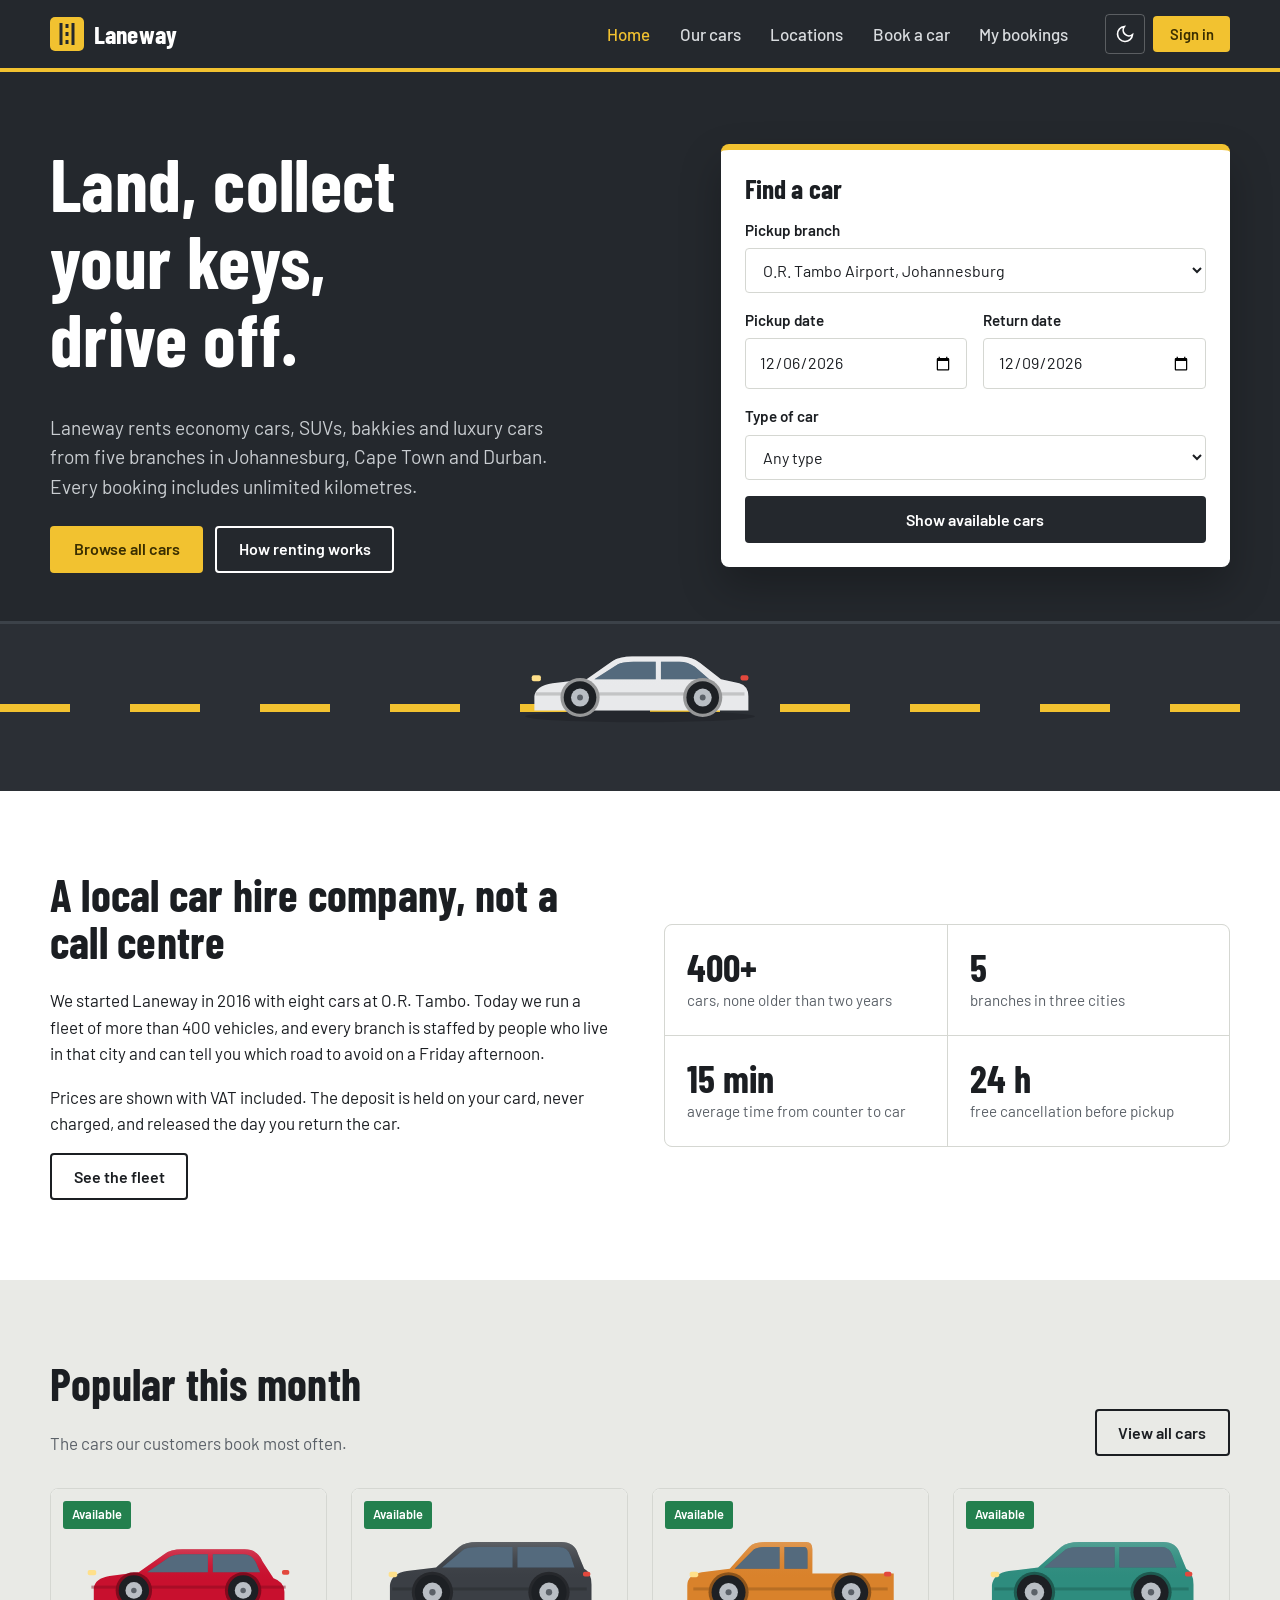
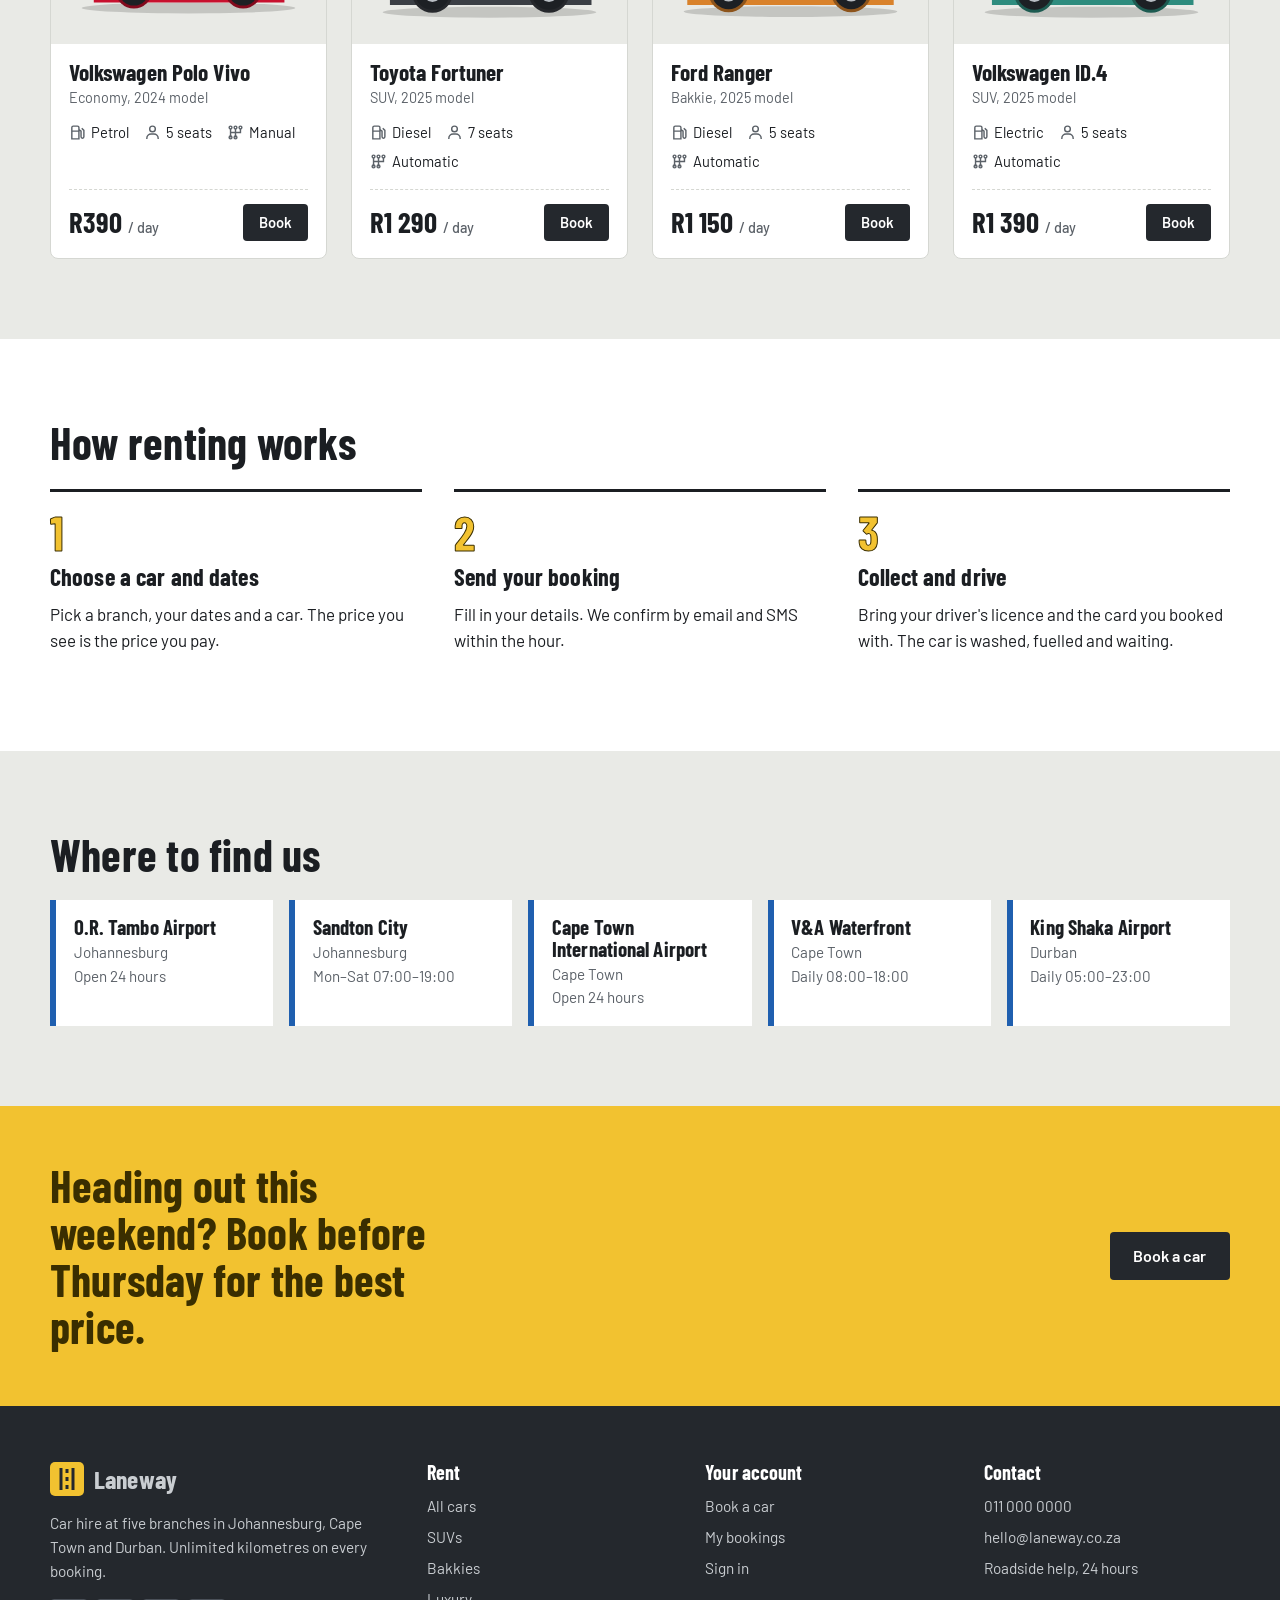
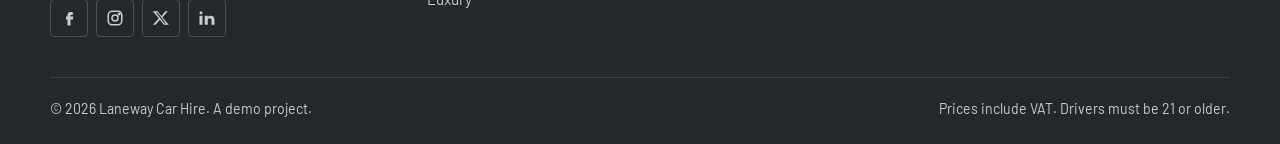
<file: index.html>
<!DOCTYPE html>
<html lang="en-ZA">
<head>
  <meta charset="utf-8">
  <meta name="viewport" content="width=device-width, initial-scale=1">
  <title>Laneway Car Hire | Rent a car in Johannesburg, Cape Town and Durban</title>
  <meta name="description" content="Rent economy cars, SUVs, bakkies and luxury cars from five Laneway branches. Unlimited kilometres, free cancellation up to 24 hours before pickup.">
  <link rel="icon" href="assets/favicon.svg" type="image/svg+xml">
  <link rel="preconnect" href="https://fonts.googleapis.com">
  <link rel="preconnect" href="https://fonts.gstatic.com" crossorigin>
  <link href="https://fonts.googleapis.com/css2?family=Barlow+Condensed:wght@600;700&family=Barlow:wght@400;500;600&display=swap" rel="stylesheet">
  <link rel="stylesheet" href="css/styles.css">
  <script src="js/data.js" defer></script>
  <script src="js/common.js" defer></script>
  <script src="js/home.js" defer></script>
</head>
<body data-page="home">
  <div id="site-header"></div>

  <main id="main">
    <section class="hero" aria-labelledby="hero-title">
      <div class="wrap hero-grid">
        <div>
          <h1 id="hero-title">Land, collect your keys, drive off.</h1>
          <p class="lead">Laneway rents economy cars, SUVs, bakkies and luxury cars from five branches in Johannesburg, Cape Town and Durban. Every booking includes unlimited kilometres.</p>
          <div class="hero-ctas">
            <a class="btn btn-primary" href="cars.html">Browse all cars</a>
            <a class="btn btn-ghost" href="#how">How renting works</a>
          </div>
        </div>
        <form class="quick-search" id="quick-search" novalidate>
          <h2>Find a car</h2>
          <div class="field">
            <label for="qs-location">Pickup branch</label>
            <select id="qs-location" name="location"></select>
          </div>
          <div class="row-2">
            <div class="field"><label for="qs-from">Pickup date</label><input type="date" id="qs-from" name="from" required></div>
            <div class="field"><label for="qs-to">Return date</label><input type="date" id="qs-to" name="to" required></div>
          </div>
          <div class="field">
            <label for="qs-cat">Type of car</label>
            <select id="qs-cat" name="category"><option value="">Any type</option></select>
          </div>
          <p class="error" id="qs-error" role="alert"></p>
          <button class="btn btn-dark btn-block" type="submit">Show available cars</button>
        </form>
      </div>
      <div class="road" aria-hidden="true"><img src="assets/cars/toyota-corolla.svg" alt=""></div>
    </section>

    <section aria-labelledby="about-title">
      <div class="wrap intro">
        <div>
          <h2 id="about-title">A local car hire company, not a call centre</h2>
          <p>We started Laneway in 2016 with eight cars at O.R. Tambo. Today we run a fleet of more than 400 vehicles, and every branch is staffed by people who live in that city and can tell you which road to avoid on a Friday afternoon.</p>
          <p>Prices are shown with VAT included. The deposit is held on your card, never charged, and released the day you return the car.</p>
          <a class="btn btn-ghost" href="cars.html">See the fleet</a>
        </div>
        <div class="facts">
          <div class="fact"><strong>400+</strong><span>cars, none older than two years</span></div>
          <div class="fact"><strong>5</strong><span>branches in three cities</span></div>
          <div class="fact"><strong>15 min</strong><span>average time from counter to car</span></div>
          <div class="fact"><strong>24 h</strong><span>free cancellation before pickup</span></div>
        </div>
      </div>
    </section>

    <section class="band" aria-labelledby="featured-title">
      <div class="wrap">
        <div class="section-head">
          <div>
            <h2 id="featured-title">Popular this month</h2>
            <p>The cars our customers book most often.</p>
          </div>
          <a class="btn btn-ghost" href="cars.html">View all cars</a>
        </div>
        <div class="car-grid" id="featured"></div>
      </div>
    </section>

    <section id="how" aria-labelledby="how-title">
      <div class="wrap">
        <h2 id="how-title">How renting works</h2>
        <ol class="steps">
          <li><h3>Choose a car and dates</h3><p>Pick a branch, your dates and a car. The price you see is the price you pay.</p></li>
          <li><h3>Send your booking</h3><p>Fill in your details. We confirm by email and SMS within the hour.</p></li>
          <li><h3>Collect and drive</h3><p>Bring your driver's licence and the card you booked with. The car is washed, fuelled and waiting.</p></li>
        </ol>
      </div>
    </section>

    <section class="band" id="locations" aria-labelledby="loc-title">
      <div class="wrap">
        <h2 id="loc-title">Where to find us</h2>
        <div class="locations" id="location-list"></div>
      </div>
    </section>

    <div class="cta-band">
      <div class="wrap">
        <h2>Heading out this weekend? Book before Thursday for the best price.</h2>
        <a class="btn btn-dark" href="booking.html">Book a car</a>
      </div>
    </div>
  </main>

  <div id="site-footer"></div>
</body>
</html>
</file>
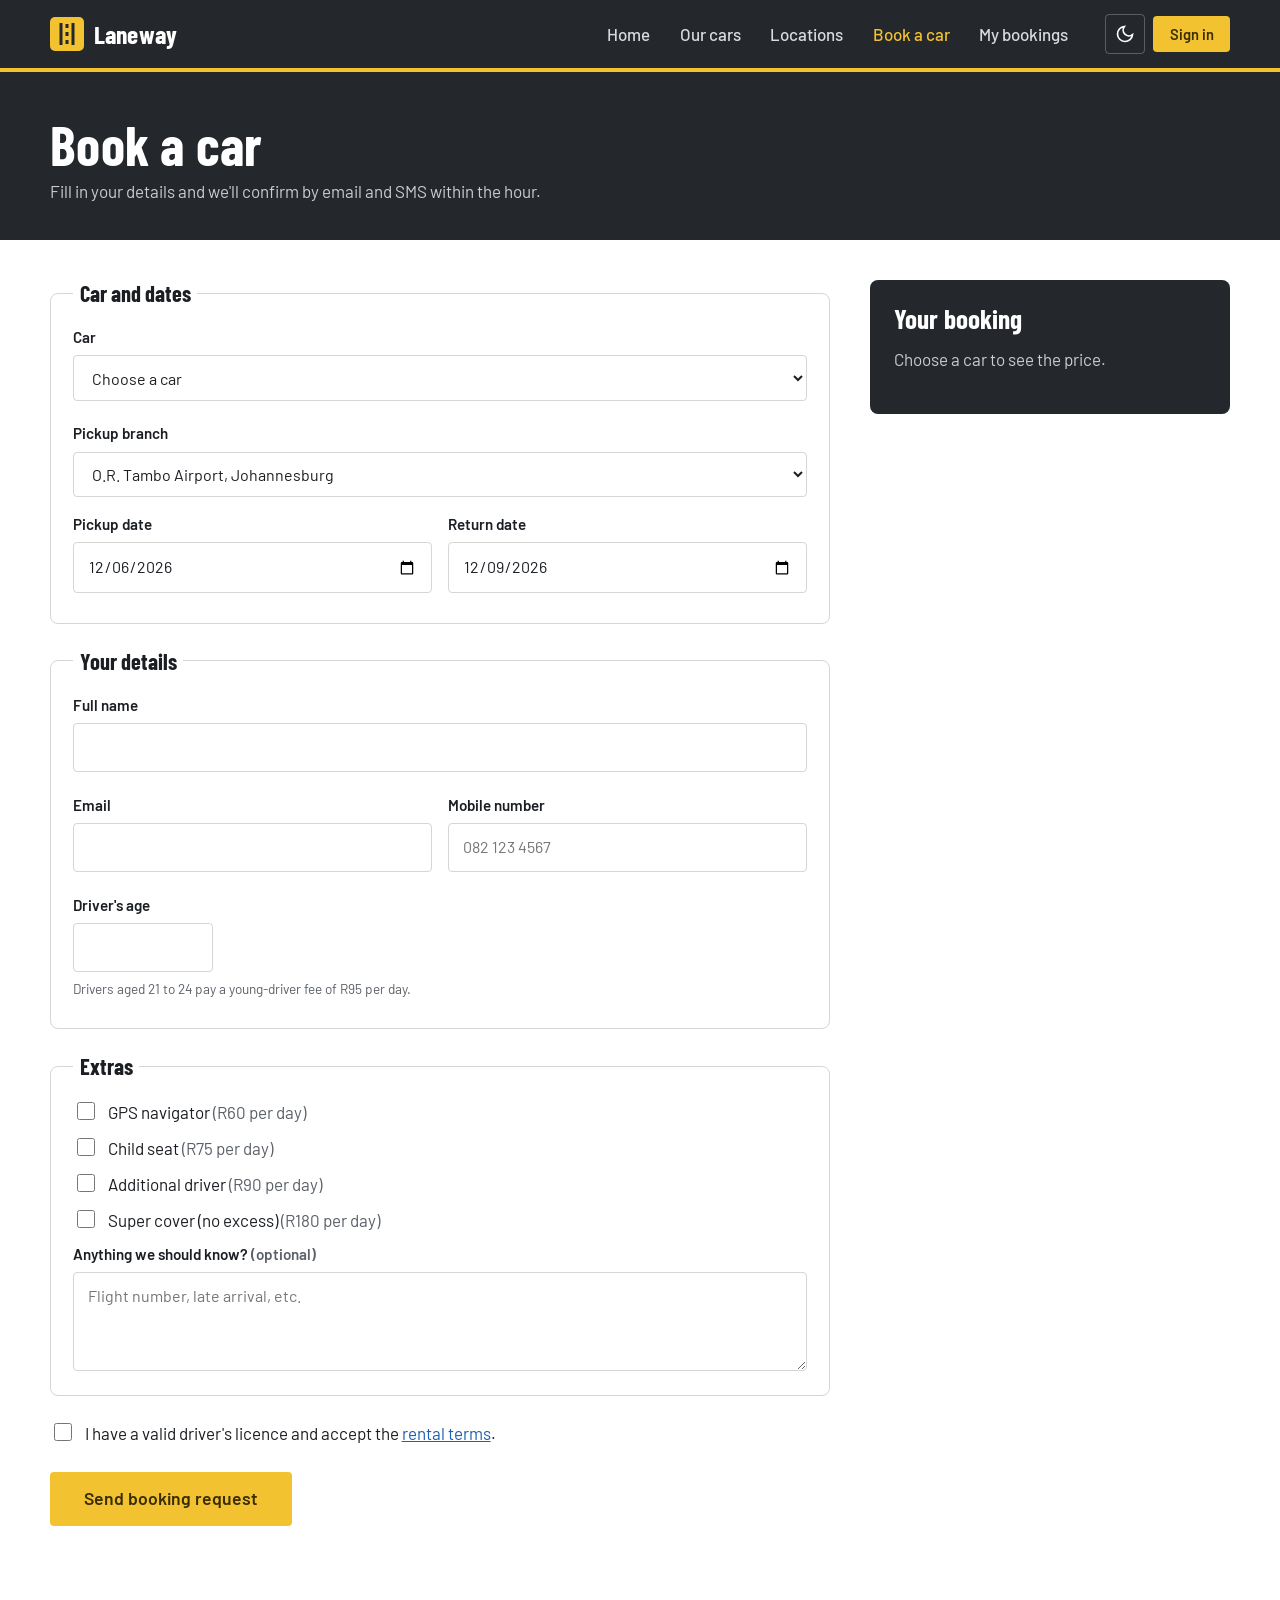
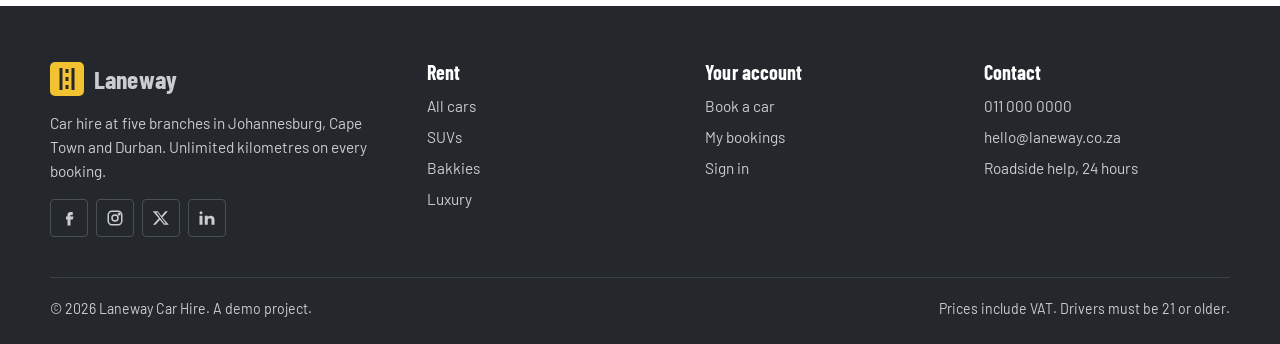
<file: booking.html>
<!DOCTYPE html>
<html lang="en-ZA">
<head>
  <meta charset="utf-8">
  <meta name="viewport" content="width=device-width, initial-scale=1">
  <title>Book a car | Laneway Car Hire</title>
  <link rel="icon" href="assets/favicon.svg" type="image/svg+xml">
  <link rel="preconnect" href="https://fonts.googleapis.com">
  <link rel="preconnect" href="https://fonts.gstatic.com" crossorigin>
  <link href="https://fonts.googleapis.com/css2?family=Barlow+Condensed:wght@600;700&family=Barlow:wght@400;500;600&display=swap" rel="stylesheet">
  <link rel="stylesheet" href="css/styles.css">
  <script src="js/data.js" defer></script>
  <script src="js/common.js" defer></script>
  <script src="js/booking.js" defer></script>
</head>
<body data-page="booking">
  <div id="site-header"></div>
  <main id="main">
    <div class="page-head">
      <div class="wrap">
        <h1>Book a car</h1>
        <p>Fill in your details and we'll confirm by email and SMS within the hour.</p>
      </div>
    </div>

    <div class="wrap booking">
      <form id="booking-form" novalidate>
        <fieldset>
          <legend>Car and dates</legend>
          <div class="field">
            <label for="car">Car</label>
            <select id="car" name="car" required></select>
            <span class="error" data-for="car"></span>
          </div>
          <div class="field">
            <label for="location">Pickup branch</label>
            <select id="location" name="location" required></select>
          </div>
          <div class="row-2">
            <div class="field">
              <label for="from">Pickup date</label>
              <input type="date" id="from" name="from" required>
              <span class="error" data-for="from"></span>
            </div>
            <div class="field">
              <label for="to">Return date</label>
              <input type="date" id="to" name="to" required>
              <span class="error" data-for="to"></span>
            </div>
          </div>
        </fieldset>

        <fieldset>
          <legend>Your details</legend>
          <div class="field">
            <label for="name">Full name</label>
            <input type="text" id="name" name="name" autocomplete="name" required>
            <span class="error" data-for="name"></span>
          </div>
          <div class="row-2">
            <div class="field">
              <label for="email">Email</label>
              <input type="email" id="email" name="email" autocomplete="email" required>
              <span class="error" data-for="email"></span>
            </div>
            <div class="field">
              <label for="phone">Mobile number</label>
              <input type="tel" id="phone" name="phone" autocomplete="tel" placeholder="082 123 4567" required>
              <span class="error" data-for="phone"></span>
            </div>
          </div>
          <div class="field">
            <label for="age">Driver's age</label>
            <input type="number" id="age" name="age" min="18" max="99" required style="max-width:140px">
            <span class="hint">Drivers aged 21 to 24 pay a young-driver fee of R95 per day.</span>
            <span class="error" data-for="age"></span>
          </div>
        </fieldset>

        <fieldset>
          <legend>Extras</legend>
          <div id="extras"></div>
          <div class="field" style="margin-top:.5rem">
            <label for="notes">Anything we should know? <span class="muted">(optional)</span></label>
            <textarea id="notes" name="notes" rows="3" maxlength="400" placeholder="Flight number, late arrival, etc."></textarea>
          </div>
        </fieldset>

        <label class="check"><input type="checkbox" id="terms" name="terms" required> <span>I have a valid driver's licence and accept the <a href="#" onclick="return false">rental terms</a>.</span></label>
        <p class="error" data-for="terms"></p>
        <button class="btn btn-primary" type="submit" style="margin-top:.75rem;font-size:1.1rem;padding:1rem 2rem">Send booking request</button>
      </form>

      <aside class="summary" aria-live="polite" aria-label="Booking summary" id="summary"></aside>
    </div>
  </main>

  <div class="modal" id="confirm-modal" role="dialog" aria-modal="true" aria-labelledby="confirm-title">
    <div class="modal-box">
      <h2 id="confirm-title">Booking received</h2>
      <p>Your reference number is</p>
      <div class="ref-code" id="ref-code"></div>
      <p id="confirm-text"></p>
      <div class="modal-actions">
        <a class="btn btn-dark" href="bookings.html">View my bookings</a>
        <a class="btn btn-ghost" href="cars.html">Browse more cars</a>
      </div>
    </div>
  </div>
  <div id="site-footer"></div>
</body>
</html>
</file>
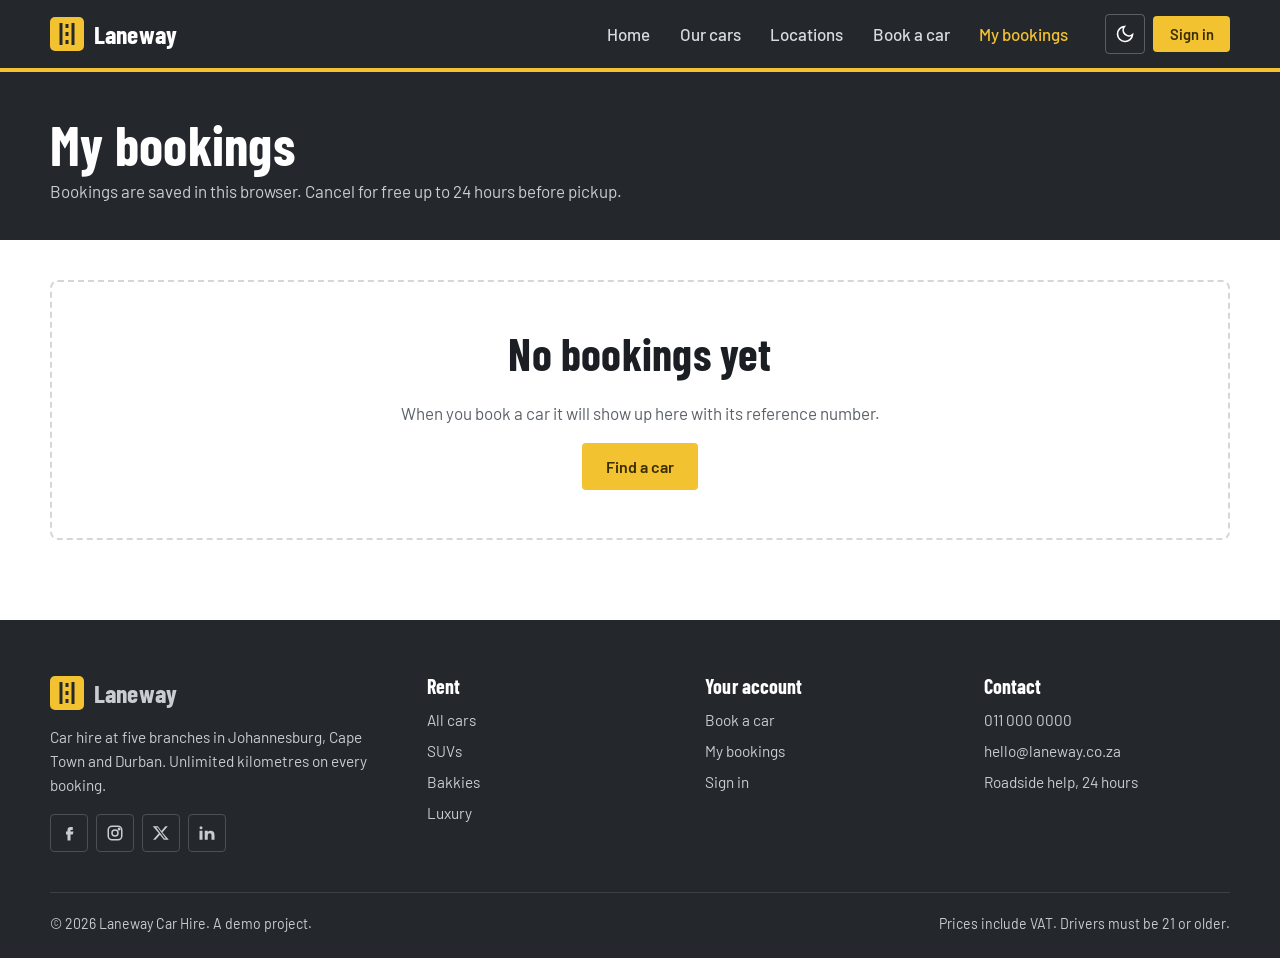
<file: bookings.html>
<!DOCTYPE html>
<html lang="en-ZA">
<head>
  <meta charset="utf-8">
  <meta name="viewport" content="width=device-width, initial-scale=1">
  <title>My bookings | Laneway Car Hire</title>
  <link rel="icon" href="assets/favicon.svg" type="image/svg+xml">
  <link rel="preconnect" href="https://fonts.googleapis.com">
  <link rel="preconnect" href="https://fonts.gstatic.com" crossorigin>
  <link href="https://fonts.googleapis.com/css2?family=Barlow+Condensed:wght@600;700&family=Barlow:wght@400;500;600&display=swap" rel="stylesheet">
  <link rel="stylesheet" href="css/styles.css">
  <script src="js/data.js" defer></script>
  <script src="js/common.js" defer></script>
  <script src="js/bookings.js" defer></script>
</head>
<body data-page="bookings">
  <div id="site-header"></div>
  <main id="main">
    <div class="page-head">
      <div class="wrap">
        <h1>My bookings</h1>
        <p>Bookings are saved in this browser. Cancel for free up to 24 hours before pickup.</p>
      </div>
    </div>
    <div class="wrap history" id="history"></div>
  </main>
  <div id="site-footer"></div>
</body>
</html>
</file>
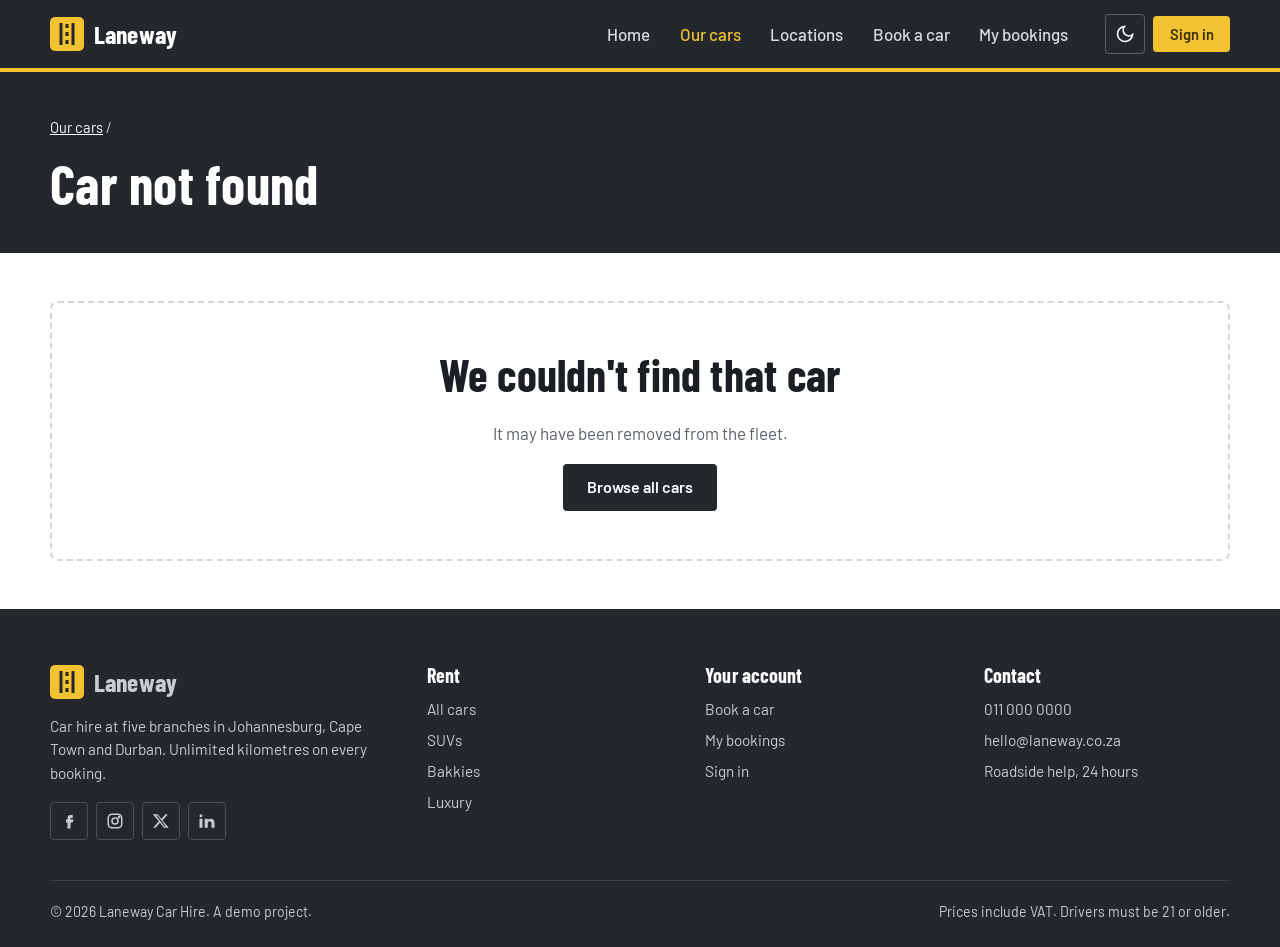
<file: car.html>
<!DOCTYPE html>
<html lang="en-ZA">
<head>
  <meta charset="utf-8">
  <meta name="viewport" content="width=device-width, initial-scale=1">
  <title>Car details | Laneway Car Hire</title>
  <link rel="icon" href="assets/favicon.svg" type="image/svg+xml">
  <link rel="preconnect" href="https://fonts.googleapis.com">
  <link rel="preconnect" href="https://fonts.gstatic.com" crossorigin>
  <link href="https://fonts.googleapis.com/css2?family=Barlow+Condensed:wght@600;700&family=Barlow:wght@400;500;600&display=swap" rel="stylesheet">
  <link rel="stylesheet" href="css/styles.css">
  <script src="js/data.js" defer></script>
  <script src="js/common.js" defer></script>
  <script src="js/car.js" defer></script>
</head>
<body data-page="cars">
  <div id="site-header"></div>
  <main id="main">
    <div class="page-head">
      <div class="wrap">
        <nav class="breadcrumb" aria-label="Breadcrumb"><a href="cars.html">Our cars</a> / <span id="crumb"></span></nav>
        <h1 id="car-name">Car details</h1>
        <p id="car-sub"></p>
      </div>
    </div>
    <div class="wrap" id="detail-root"></div>
    <section class="band" aria-labelledby="similar-title">
      <div class="wrap">
        <h2 id="similar-title">Similar cars</h2>
        <div class="car-grid" id="similar"></div>
      </div>
    </section>
  </main>
  <div id="site-footer"></div>
</body>
</html>
</file>
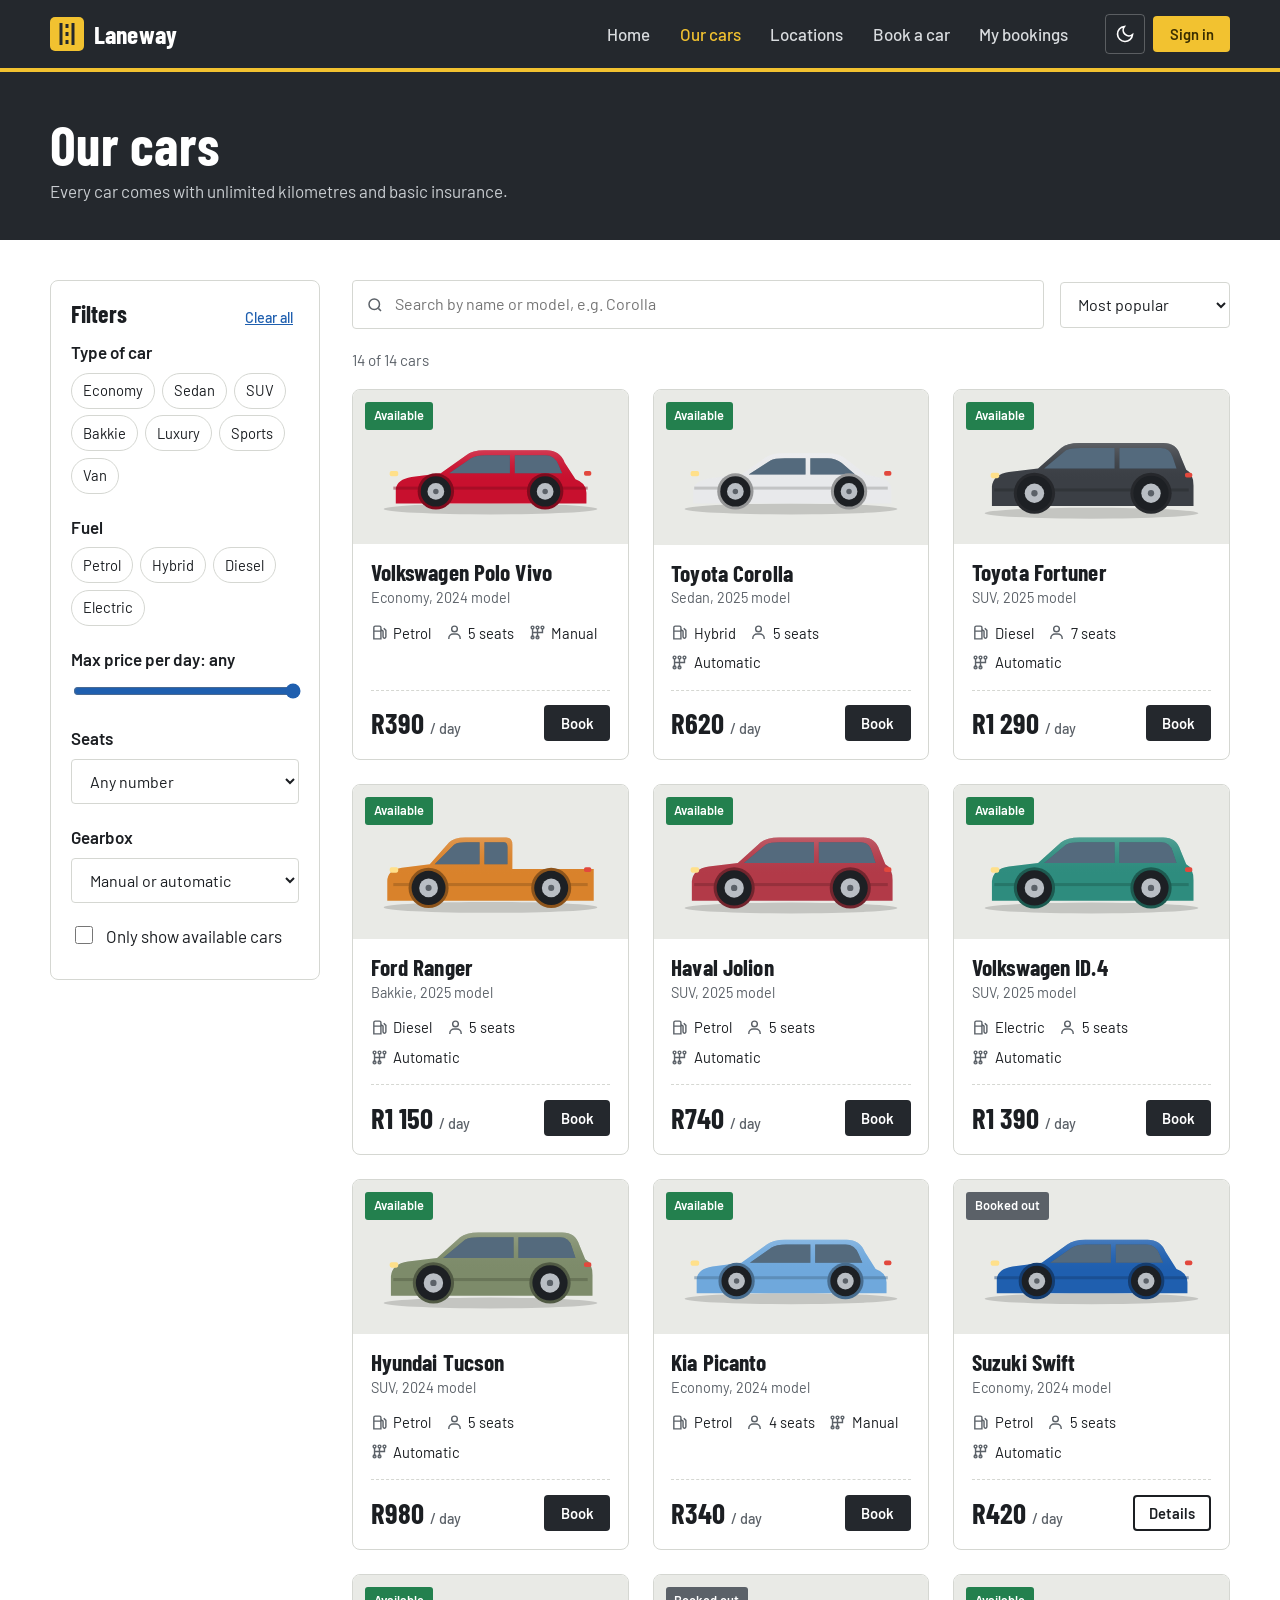
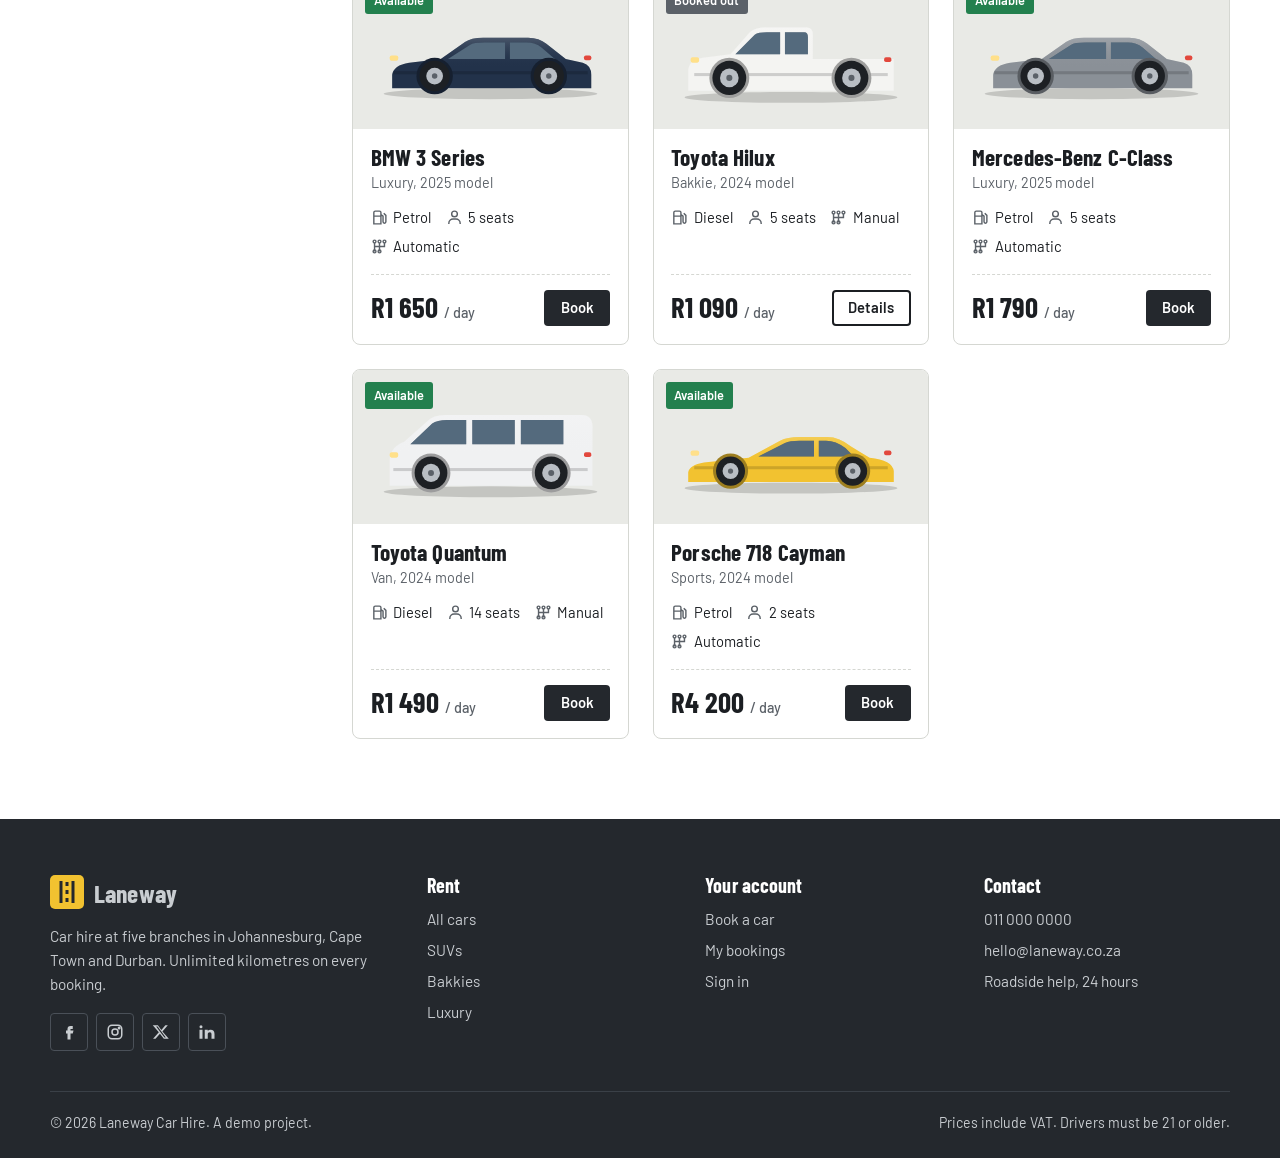
<file: cars.html>
<!DOCTYPE html>
<html lang="en-ZA">
<head>
  <meta charset="utf-8">
  <meta name="viewport" content="width=device-width, initial-scale=1">
  <title>Our cars | Laneway Car Hire</title>
  <meta name="description" content="Search and filter every car in the Laneway fleet by type, fuel, seats and daily price.">
  <link rel="icon" href="assets/favicon.svg" type="image/svg+xml">
  <link rel="preconnect" href="https://fonts.googleapis.com">
  <link rel="preconnect" href="https://fonts.gstatic.com" crossorigin>
  <link href="https://fonts.googleapis.com/css2?family=Barlow+Condensed:wght@600;700&family=Barlow:wght@400;500;600&display=swap" rel="stylesheet">
  <link rel="stylesheet" href="css/styles.css">
  <script src="js/data.js" defer></script>
  <script src="js/common.js" defer></script>
  <script src="js/cars.js" defer></script>
</head>
<body data-page="cars">
  <div id="site-header"></div>

  <main id="main">
    <div class="page-head">
      <div class="wrap">
        <h1>Our cars</h1>
        <p id="trip-line">Every car comes with unlimited kilometres and basic insurance.</p>
      </div>
    </div>

    <div class="wrap listing">
      <aside class="filters" id="filters" aria-label="Filters">
        <h2>Filters <button type="button" id="reset">Clear all</button></h2>

        <fieldset class="filter-group">
          <legend>Type of car</legend>
          <div class="chips" id="cat-chips"></div>
        </fieldset>

        <fieldset class="filter-group">
          <legend>Fuel</legend>
          <div class="chips" id="fuel-chips"></div>
        </fieldset>

        <div class="filter-group">
          <label for="max-price">Max price per day: <span id="max-price-out"></span></label>
          <input type="range" id="max-price" min="300" max="4200" step="50">
        </div>

        <div class="filter-group">
          <label for="min-seats">Seats</label>
          <select id="min-seats">
            <option value="0">Any number</option>
            <option value="4">4 or more</option>
            <option value="5">5 or more</option>
            <option value="7">7 or more</option>
            <option value="12">12 or more</option>
          </select>
        </div>

        <div class="filter-group">
          <label for="transmission">Gearbox</label>
          <select id="transmission">
            <option value="">Manual or automatic</option>
            <option>Automatic</option>
            <option>Manual</option>
          </select>
        </div>

        <label class="check"><input type="checkbox" id="only-available"> <span>Only show available cars</span></label>
      </aside>

      <div>
        <div class="toolbar">
          <div class="search-box">
            <label class="sr-only" for="search">Search by name or model</label>
            <span aria-hidden="true" id="search-icon"></span>
            <input type="search" id="search" placeholder="Search by name or model, e.g. Corolla" autocomplete="off">
          </div>
          <div style="display:flex;gap:.5rem;align-items:center">
            <button class="btn btn-ghost btn-small filter-toggle" id="filter-toggle" type="button" aria-expanded="false" aria-controls="filters">Filters</button>
            <label class="sr-only" for="sort">Sort cars</label>
            <select id="sort" style="width:auto">
              <option value="popular">Most popular</option>
              <option value="price-asc">Price: low to high</option>
              <option value="price-desc">Price: high to low</option>
              <option value="seats">Most seats</option>
            </select>
          </div>
        </div>
        <p class="result-count" id="count" aria-live="polite"></p>
        <div class="car-grid" id="results"></div>
      </div>
    </div>
  </main>

  <div id="site-footer"></div>
</body>
</html>
</file>
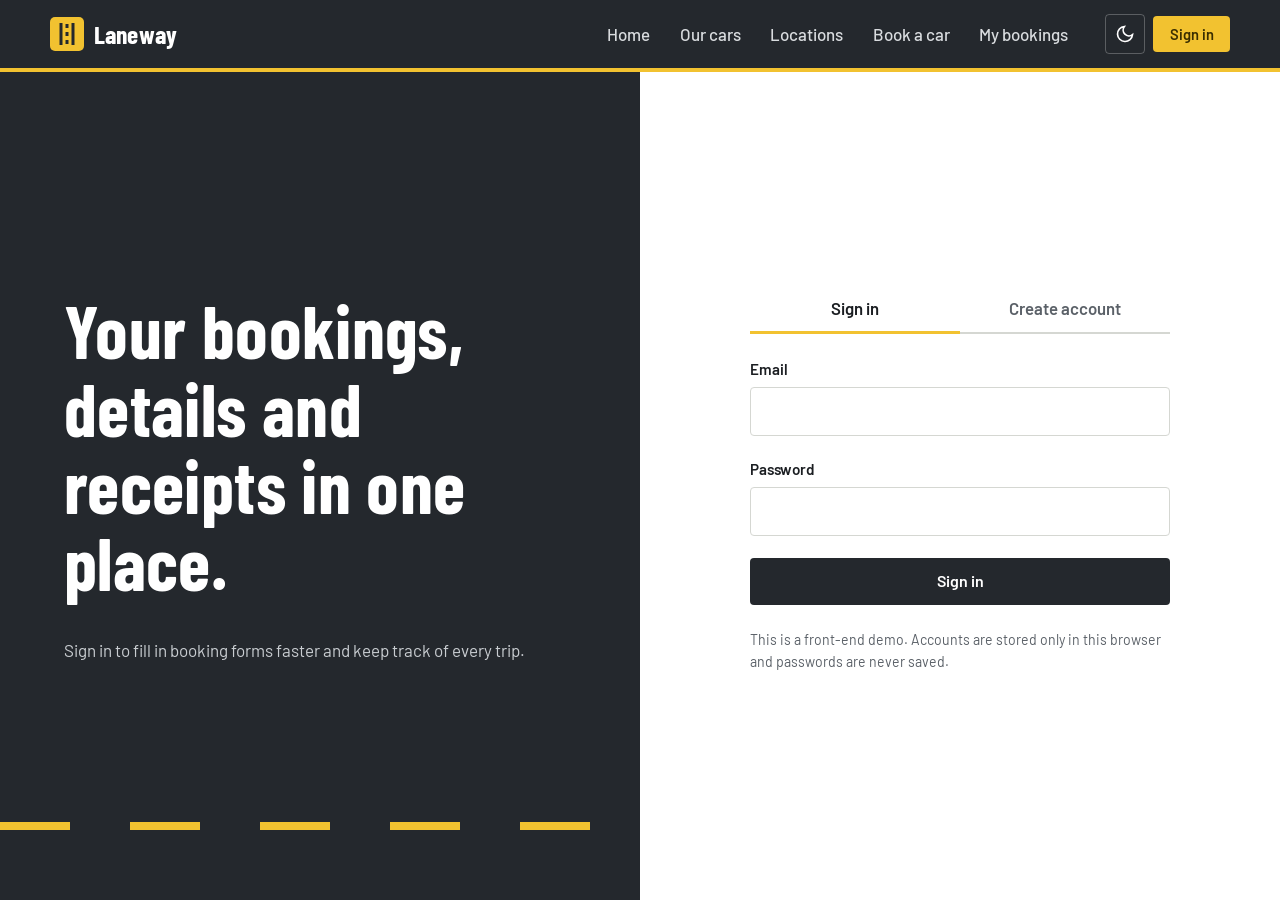
<file: login.html>
<!DOCTYPE html>
<html lang="en-ZA">
<head>
  <meta charset="utf-8">
  <meta name="viewport" content="width=device-width, initial-scale=1">
  <title>Sign in | Laneway Car Hire</title>
  <link rel="icon" href="assets/favicon.svg" type="image/svg+xml">
  <link rel="preconnect" href="https://fonts.googleapis.com">
  <link rel="preconnect" href="https://fonts.gstatic.com" crossorigin>
  <link href="https://fonts.googleapis.com/css2?family=Barlow+Condensed:wght@600;700&family=Barlow:wght@400;500;600&display=swap" rel="stylesheet">
  <link rel="stylesheet" href="css/styles.css">
  <script src="js/data.js" defer></script>
  <script src="js/common.js" defer></script>
  <script src="js/login.js" defer></script>
</head>
<body data-page="login">
  <div id="site-header"></div>
  <main id="main" class="auth">
    <div class="auth-art">
      <h1>Your bookings, details and receipts in one place.</h1>
      <p>Sign in to fill in booking forms faster and keep track of every trip.</p>
    </div>
    <div class="auth-form">
      <div id="auth-root">
        <div class="tabs" role="tablist">
          <button role="tab" id="tab-login" aria-selected="true" aria-controls="login-form">Sign in</button>
          <button role="tab" id="tab-signup" aria-selected="false" aria-controls="signup-form">Create account</button>
        </div>

        <form id="login-form" role="tabpanel" aria-labelledby="tab-login" novalidate>
          <div class="field"><label for="li-email">Email</label><input type="email" id="li-email" autocomplete="email"><span class="error"></span></div>
          <div class="field"><label for="li-pass">Password</label><input type="password" id="li-pass" autocomplete="current-password"><span class="error"></span></div>
          <button class="btn btn-dark btn-block" type="submit">Sign in</button>
        </form>

        <form id="signup-form" role="tabpanel" aria-labelledby="tab-signup" hidden novalidate>
          <div class="field"><label for="su-name">Full name</label><input type="text" id="su-name" autocomplete="name"><span class="error"></span></div>
          <div class="field"><label for="su-email">Email</label><input type="email" id="su-email" autocomplete="email"><span class="error"></span></div>
          <div class="field"><label for="su-pass">Password</label><input type="password" id="su-pass" autocomplete="new-password"><span class="hint">At least 8 characters, including a number.</span><span class="error"></span></div>
          <button class="btn btn-dark btn-block" type="submit">Create account</button>
        </form>
        <p class="muted" style="font-size:.88rem;margin-top:1.5rem">This is a front-end demo. Accounts are stored only in this browser and passwords are never saved.</p>
      </div>
    </div>
  </main>
</body>
</html>
</file>
<file: css/styles.css>
/* Laneway Car Hire — styles
   Palette: asphalt, road-marking yellow, concrete, signal blue. */
:root {
  --asphalt: #24282d;
  --asphalt-2: #30353b;
  --yellow: #f2c230;
  --yellow-ink: #3a2e00;
  --concrete: #e9eae6;
  --paper: #ffffff;
  --signal: #1f5faf;
  --ink: #1b1e22;
  --muted: #5b6168;
  --line: #d5d7d2;
  --ok: #23804e;
  --bad: #b8382c;
  --bg: var(--paper);
  --surface: var(--paper);
  --surface-2: var(--concrete);
  --text: var(--ink);
  --radius-s: 4px;
  --radius-m: 8px;
  --display: "Barlow Condensed", "Arial Narrow", sans-serif;
  --body: "Barlow", system-ui, -apple-system, "Segoe UI", sans-serif;
  --wrap: 1180px;
  color-scheme: light;
}
[data-theme="dark"] {
  --bg: #1a1d21;
  --surface: #24282d;
  --surface-2: #2c3137;
  --text: #ecedea;
  --muted: #a6acb2;
  --line: #3a4047;
  --signal: #7fb0ec;
  --ok: #5cc28a;
  --bad: #ff8a7a;
  color-scheme: dark;
}

*, *::before, *::after { box-sizing: border-box; }
html { scroll-behavior: smooth; }
@media (prefers-reduced-motion: reduce) { html { scroll-behavior: auto; } *, *::before, *::after { animation: none !important; transition: none !important; } }
body { margin: 0; font-family: var(--body); font-size: 1.0625rem; line-height: 1.55; color: var(--text); background: var(--bg); -webkit-font-smoothing: antialiased; }
img { max-width: 100%; height: auto; display: block; }
a { color: var(--signal); }
h1, h2, h3, h4 { font-family: var(--display); font-weight: 700; line-height: 1.05; margin: 0 0 .5em; letter-spacing: .005em; }
h1 { font-size: clamp(2.6rem, 6vw, 4.6rem); }
h2 { font-size: clamp(2rem, 3.6vw, 2.8rem); }
h3 { font-size: 1.5rem; }
p { margin: 0 0 1em; max-width: 68ch; }
.wrap { width: min(var(--wrap), 100% - 2.5rem); margin-inline: auto; }
.muted { color: var(--muted); }
.sr-only { position: absolute; width: 1px; height: 1px; overflow: hidden; clip: rect(0 0 0 0); white-space: nowrap; }
:focus-visible { outline: 3px solid var(--yellow); outline-offset: 2px; border-radius: 2px; }
.skip { position: absolute; left: -999px; top: 0; background: var(--yellow); color: var(--yellow-ink); padding: .6rem 1rem; z-index: 100; }
.skip:focus { left: 1rem; }

/* Buttons */
.btn { white-space: nowrap; display: inline-flex; align-items: center; justify-content: center; gap: .5rem; font: 600 1rem/1 var(--body); padding: .85rem 1.35rem; border-radius: var(--radius-s); border: 2px solid transparent; cursor: pointer; text-decoration: none; transition: background .15s, color .15s, border-color .15s; }
.btn-primary { background: var(--yellow); color: var(--yellow-ink); }
.btn-primary:hover { background: #ffd34f; }
.btn-dark { background: var(--asphalt); color: #fff; }
.btn-dark:hover { background: var(--asphalt-2); }
[data-theme="dark"] .btn-dark { background: #ecedea; color: var(--asphalt); }
.btn-ghost { background: transparent; color: inherit; border-color: currentColor; }
.btn-ghost:hover { background: rgba(127,127,127,.12); }
.btn-small { padding: .55rem .9rem; font-size: .92rem; }
.btn[disabled] { opacity: .5; cursor: not-allowed; }
.btn-block { width: 100%; }

/* Header */
.site-header { background: var(--asphalt); color: #fff; position: sticky; top: 0; z-index: 50; border-bottom: 4px solid var(--yellow); }
.nav { display: flex; align-items: center; gap: 1.5rem; min-height: 68px; }
.logo { display: flex; align-items: center; gap: .6rem; color: #fff; text-decoration: none; font: 700 1.6rem/1 var(--display); letter-spacing: .01em; }
.logo-mark { width: 34px; height: 34px; }
.nav-links { display: flex; gap: .25rem; margin-left: auto; list-style: none; padding: 0; margin-block: 0; }
.nav-links a { color: #d9dcdf; text-decoration: none; font-weight: 500; padding: .5rem .8rem; border-radius: var(--radius-s); display: block; }
.nav-links a:hover { color: #fff; background: rgba(255,255,255,.08); }
.nav-links a[aria-current="page"] { color: var(--yellow); }
.nav-actions { display: flex; align-items: center; gap: .5rem; }
.icon-btn { background: transparent; border: 1px solid rgba(255,255,255,.25); color: #fff; width: 40px; height: 40px; border-radius: var(--radius-s); cursor: pointer; display: grid; place-items: center; }
.icon-btn:hover { background: rgba(255,255,255,.1); }
.icon-btn svg { width: 20px; height: 20px; }
.menu-btn { display: none; }
.user-chip { color: #fff; text-decoration: none; font-weight: 600; font-size: .95rem; padding: .45rem .8rem; border: 1px solid rgba(255,255,255,.25); border-radius: var(--radius-s); }
@media (max-width: 860px) {
  .menu-btn { display: grid; }
  .nav-links { position: absolute; top: 100%; left: 0; right: 0; flex-direction: column; background: var(--asphalt); padding: .5rem 1.25rem 1rem; border-bottom: 4px solid var(--yellow); display: none; }
  .nav-links.open { display: flex; }
  .nav-actions { margin-left: auto; }
  .nav { gap: .75rem; }
}

/* Hero */
.hero { background: var(--asphalt); color: #fff; padding: 4.5rem 0 0; overflow: hidden; }
.hero-grid { display: grid; grid-template-columns: 1.1fr .9fr; gap: 3rem; align-items: start; }
.hero h1 { max-width: 12ch; }
.hero p.lead { color: #c9cdd1; font-size: 1.2rem; max-width: 46ch; }
.hero-ctas { display: flex; flex-wrap: wrap; gap: .75rem; margin-top: 1.5rem; }
.hero-ctas .btn-ghost { color: #fff; }
.quick-search { background: var(--surface); color: var(--text); border-radius: var(--radius-m); padding: 1.5rem; border-top: 6px solid var(--yellow); box-shadow: 0 20px 40px rgba(0,0,0,.25); }
.quick-search h2 { font-size: 1.7rem; margin-bottom: 1rem; }
.road { position: relative; height: 170px; margin-top: 3rem; background: #2b2f35; border-top: 3px solid #3c4249; }
.road::after { content: ""; position: absolute; left: 0; right: 0; top: 50%; height: 8px; transform: translateY(-50%);
  background: repeating-linear-gradient(90deg, var(--yellow) 0 70px, transparent 70px 130px); animation: lane 1.6s cubic-bezier(.2,.7,.3,1) 1; }
.road img { position: absolute; bottom: 40px; height: 150px; width: auto; z-index: 1; left: 50%; transform: translateX(-50%); animation: arrive 1.6s cubic-bezier(.2,.7,.3,1) 1; }
@keyframes lane { from { background-position: 520px 0; } to { background-position: 0 0; } }
@keyframes arrive { from { transform: translateX(-180%); } to { transform: translateX(-50%); } }
@media (max-width: 900px) { .hero-grid { grid-template-columns: 1fr; } .road { height: 120px; } .road img { height: 100px; bottom: 30px; } }

/* Sections */
section { padding: 5rem 0; }
.section-head { display: flex; justify-content: space-between; align-items: end; gap: 1rem; flex-wrap: wrap; margin-bottom: 2rem; }
.section-head p { margin: 0; color: var(--muted); }
.band { background: var(--surface-2); }
.intro { display: grid; grid-template-columns: 1fr 1fr; gap: 3rem; align-items: center; }
.facts { display: grid; grid-template-columns: repeat(2, 1fr); gap: 1px; background: var(--line); border: 1px solid var(--line); border-radius: var(--radius-m); overflow: hidden; }
.fact { background: var(--surface); padding: 1.4rem; }
.fact strong { display: block; font: 700 2.4rem/1 var(--display); }
.fact span { color: var(--muted); font-size: .95rem; }
@media (max-width: 800px) { .intro { grid-template-columns: 1fr; } }

.steps { list-style: none; padding: 0; margin: 0; display: grid; grid-template-columns: repeat(3, 1fr); gap: 2rem; counter-reset: step; }
.steps li { counter-increment: step; border-top: 3px solid var(--text); padding-top: 1rem; }
.steps li::before { content: counter(step); font: 700 3rem/1 var(--display); color: var(--yellow); -webkit-text-stroke: 1px var(--yellow-ink); display: block; margin-bottom: .5rem; }
[data-theme="dark"] .steps li::before { -webkit-text-stroke: 0; }
@media (max-width: 760px) { .steps { grid-template-columns: 1fr; } }

.locations { display: grid; grid-template-columns: repeat(auto-fit, minmax(210px, 1fr)); gap: 1rem; }
.loc { border-left: 6px solid var(--signal); background: var(--surface); padding: 1rem 1.1rem; }
.loc h3 { font-size: 1.3rem; margin-bottom: .2rem; }
.loc p { margin: 0; color: var(--muted); font-size: .95rem; }

.cta-band { background: var(--yellow); color: var(--yellow-ink); padding: 3.5rem 0; }
.cta-band .wrap { display: flex; justify-content: space-between; align-items: center; gap: 2rem; flex-wrap: wrap; }
.cta-band h2 { margin: 0; max-width: 20ch; }

/* Car cards */
.car-grid { display: grid; grid-template-columns: repeat(auto-fill, minmax(270px, 1fr)); gap: 1.5rem; }
.car-card { background: var(--surface); border: 1px solid var(--line); border-radius: var(--radius-m); display: flex; flex-direction: column; overflow: hidden; }
.car-card .pic { background: var(--surface-2); aspect-ratio: 16 / 9; display: grid; place-items: center; position: relative; padding: .5rem 1rem 0; }
.car-card .pic img { width: 100%; height: 100%; object-fit: contain; }
.badge { position: absolute; top: .75rem; left: .75rem; font-size: .8rem; font-weight: 600; padding: .25rem .55rem; border-radius: 3px; background: var(--ok); color: #fff; }
.badge.out { background: var(--muted); }
.car-card .body { padding: 1rem 1.1rem 1.1rem; display: flex; flex-direction: column; flex: 1; }
.car-card h3 { margin: 0 0 .15rem; font-size: 1.45rem; }
.car-card h3 a { color: inherit; text-decoration: none; }
.car-card h3 a:hover { text-decoration: underline; }
.car-card .cat { color: var(--muted); font-size: .9rem; margin-bottom: .75rem; }
.specs { display: flex; flex-wrap: wrap; gap: .4rem .9rem; list-style: none; padding: 0; margin: 0 0 1rem; font-size: .92rem; }
.specs li { display: flex; align-items: center; gap: .35rem; }
.specs svg { width: 17px; height: 17px; color: var(--muted); flex: none; }
.price-row { margin-top: auto; display: flex; align-items: center; justify-content: space-between; gap: .5rem; border-top: 1px dashed var(--line); padding-top: .9rem; }
.price { font: 700 1.8rem/1 var(--display); }
.price small { font: 500 .9rem var(--body); color: var(--muted); }

/* Listing page */
.page-head { background: var(--asphalt); color: #fff; padding: 2.75rem 0 2.25rem; }
.page-head p { color: #c9cdd1; margin: 0; }
.page-head h1 { font-size: clamp(2.2rem, 5vw, 3.4rem); margin-bottom: .3rem; }
.listing { display: grid; grid-template-columns: 270px 1fr; gap: 2rem; align-items: start; padding: 2.5rem 0 5rem; }
.filters { position: sticky; top: 90px; background: var(--surface); border: 1px solid var(--line); border-radius: var(--radius-m); padding: 1.25rem; }
.filters h2 { font-size: 1.5rem; display: flex; justify-content: space-between; align-items: baseline; }
.filters h2 button { font: 500 .9rem var(--body); background: none; border: 0; color: var(--signal); cursor: pointer; text-decoration: underline; }
.filter-group { border: 0; padding: 0; margin: 0 0 1.25rem; }
.filter-group legend, .filter-group > label { font-weight: 600; margin-bottom: .45rem; display: block; padding: 0; }
.chips { display: flex; flex-wrap: wrap; gap: .4rem; }
.chip { position: relative; }
.chip input { position: absolute; opacity: 0; inset: 0; cursor: pointer; }
.chip span { display: inline-block; padding: .35rem .7rem; border: 1px solid var(--line); border-radius: 999px; font-size: .92rem; background: var(--surface); }
.chip input:checked + span { background: var(--asphalt); color: #fff; border-color: var(--asphalt); }
[data-theme="dark"] .chip input:checked + span { background: var(--yellow); color: var(--yellow-ink); border-color: var(--yellow); }
.chip input:focus-visible + span { outline: 3px solid var(--yellow); outline-offset: 2px; }
.toolbar { display: flex; gap: 1rem; align-items: center; justify-content: space-between; flex-wrap: wrap; margin-bottom: 1.25rem; }
.search-box { position: relative; flex: 1; min-width: 220px; }
.search-box svg { position: absolute; left: .85rem; top: 50%; transform: translateY(-50%); width: 18px; color: var(--muted); }
.search-box input[type="search"] { padding-left: 2.6rem; }
.result-count { color: var(--muted); font-size: .95rem; margin-bottom: 1rem; }
.filter-toggle { display: none; }
.empty { text-align: center; padding: 3rem 1rem; border: 2px dashed var(--line); border-radius: var(--radius-m); }
.empty p { margin-inline: auto; }
@media (max-width: 900px) {
  .listing { grid-template-columns: 1fr; }
  .filters { position: static; display: none; }
  .filters.open { display: block; }
  .filter-toggle { display: inline-flex; }
}

/* Forms */
.field { display: flex; flex-direction: column; gap: .35rem; margin-bottom: 1rem; }
.field label { font-weight: 600; font-size: .95rem; }
.field .hint { font-size: .85rem; color: var(--muted); }
input[type="text"], input[type="email"], input[type="tel"], input[type="date"], input[type="password"], input[type="search"], input[type="number"], select, textarea {
  font: inherit; font-size: 1rem; width: 100%; padding: .7rem .85rem; border: 1.5px solid var(--line); border-radius: var(--radius-s); background: var(--surface); color: var(--text); }
input:focus, select:focus, textarea:focus { border-color: var(--signal); outline: none; box-shadow: 0 0 0 3px rgba(31,95,175,.2); }
.field.invalid input, .field.invalid select, .field.invalid textarea { border-color: var(--bad); }
.error { color: var(--bad); font-size: .88rem; font-weight: 500; min-height: 0; }
.row-2 { display: grid; grid-template-columns: 1fr 1fr; gap: 1rem; }
@media (max-width: 560px) { .row-2 { grid-template-columns: 1fr; } }
input[type="range"] { width: 100%; accent-color: var(--signal); }
.check { display: flex; gap: .6rem; align-items: flex-start; margin-bottom: .6rem; }
.check input { width: 18px; height: 18px; margin-top: .2rem; accent-color: var(--signal); flex: none; }

/* Car details */
.detail { display: grid; grid-template-columns: 1.2fr .8fr; gap: 3rem; padding: 2.5rem 0 5rem; align-items: start; }
.detail .gallery { background: var(--surface-2); border-radius: var(--radius-m); padding: 2rem; }
.breadcrumb { font-size: .92rem; margin-bottom: 1rem; color: #c9cdd1; }
.breadcrumb a { color: #fff; }
.spec-table { width: 100%; border-collapse: collapse; margin: 1.5rem 0; }
.spec-table th, .spec-table td { text-align: left; padding: .65rem 0; border-bottom: 1px solid var(--line); }
.spec-table th { font-weight: 500; color: var(--muted); width: 45%; }
.feature-list { columns: 2; padding-left: 1.1rem; }
.panel { background: var(--surface); border: 1px solid var(--line); border-radius: var(--radius-m); padding: 1.5rem; position: sticky; top: 90px; }
.panel .price { font-size: 2.6rem; }
@media (max-width: 900px) { .detail { grid-template-columns: 1fr; } .panel { position: static; } }

/* Booking */
.booking { display: grid; grid-template-columns: 1fr 360px; gap: 2.5rem; padding: 2.5rem 0 5rem; align-items: start; }
.booking form fieldset { border: 1px solid var(--line); border-radius: var(--radius-m); padding: 1.25rem 1.4rem .5rem; margin: 0 0 1.5rem; background: var(--surface); }
.booking form legend { font: 700 1.4rem var(--display); padding: 0 .4rem; }
.summary { position: sticky; top: 90px; background: var(--asphalt); color: #fff; border-radius: var(--radius-m); padding: 1.5rem; }
.summary img { background: #3a4047; border-radius: var(--radius-s); padding: .5rem; margin-bottom: 1rem; }
.summary h2 { font-size: 1.7rem; }
.summary dl { display: grid; grid-template-columns: 1fr auto; gap: .45rem 1rem; margin: 0 0 1rem; font-size: .96rem; }
.summary dt { color: #c9cdd1; }
.summary dd { margin: 0; text-align: right; }
.summary .total { border-top: 1px dashed #5b6168; padding-top: 1rem; display: flex; justify-content: space-between; align-items: baseline; }
.summary .total strong { font: 700 2.2rem/1 var(--display); color: var(--yellow); }
@media (max-width: 960px) { .booking { grid-template-columns: 1fr; } .summary { position: static; order: -1; } }

/* Booking history */
.history { padding: 2.5rem 0 5rem; }
.trip { display: grid; grid-template-columns: 180px 1fr auto; gap: 1.5rem; align-items: center; background: var(--surface); border: 1px solid var(--line); border-radius: var(--radius-m); padding: 1rem 1.25rem; margin-bottom: 1rem; }
.trip img { background: var(--surface-2); border-radius: var(--radius-s); padding: .25rem; }
.trip h3 { margin-bottom: .2rem; }
.trip p { margin: 0; color: var(--muted); font-size: .95rem; }
.trip .ref { font-weight: 600; color: var(--text); }
.status { display: inline-block; font-size: .82rem; font-weight: 600; padding: .2rem .55rem; border-radius: 3px; margin-left: .4rem; vertical-align: middle; }
.status.confirmed { background: #dff1e6; color: #145c35; }
.status.cancelled { background: #f6dedb; color: #8a2a20; }
.trip-actions { text-align: right; }
.trip-actions .price { display: block; margin-bottom: .5rem; }
@media (max-width: 720px) { .trip { grid-template-columns: 1fr; } .trip-actions { text-align: left; } }

/* Auth */
.auth { min-height: calc(100vh - 72px); display: grid; grid-template-columns: 1fr 1fr; }
.auth-art { background: var(--asphalt); color: #fff; padding: 4rem; display: flex; flex-direction: column; justify-content: center; position: relative; overflow: hidden; }
.auth-art::after { content: ""; position: absolute; left: 0; right: 0; bottom: 70px; height: 8px; background: repeating-linear-gradient(90deg, var(--yellow) 0 70px, transparent 70px 130px); }
.auth-art p { color: #c9cdd1; }
.auth-form { padding: 4rem; display: flex; align-items: center; justify-content: center; }
.auth-form > div { width: min(420px, 100%); }
.tabs { display: flex; border-bottom: 2px solid var(--line); margin-bottom: 1.5rem; }
.tabs button { flex: 1; background: none; border: 0; font: 600 1.05rem var(--body); padding: .8rem; cursor: pointer; color: var(--muted); border-bottom: 3px solid transparent; margin-bottom: -2px; }
.tabs button[aria-selected="true"] { color: var(--text); border-color: var(--yellow); }
@media (max-width: 860px) { .auth { grid-template-columns: 1fr; } .auth-art { display: none; } .auth-form { padding: 2.5rem 1.25rem; } }

/* Modal + toast */
.modal { position: fixed; inset: 0; background: rgba(20,22,25,.6); display: none; place-items: center; z-index: 80; padding: 1rem; }
.modal.open { display: grid; }
.modal-box { background: var(--surface); color: var(--text); border-radius: var(--radius-m); max-width: 460px; width: 100%; padding: 2rem; border-top: 6px solid var(--yellow); }
.modal-box .ref-code { font: 700 2rem var(--display); letter-spacing: .06em; background: var(--surface-2); padding: .5rem .9rem; display: inline-block; border-radius: var(--radius-s); margin: .25rem 0 1rem; }
.modal-actions { display: flex; gap: .75rem; flex-wrap: wrap; margin-top: 1.25rem; }
.toast { position: fixed; bottom: 1.5rem; left: 50%; transform: translate(-50%, 150%); background: var(--asphalt); color: #fff; padding: .85rem 1.25rem; border-radius: var(--radius-s); border-left: 5px solid var(--yellow); z-index: 90; transition: transform .25s; pointer-events: none; max-width: calc(100% - 2rem); }
.toast.show { transform: translate(-50%, 0); }

/* Footer */
.site-footer { background: var(--asphalt); color: #c9cdd1; padding: 3.5rem 0 1.5rem; font-size: .96rem; }
.footer-grid { display: grid; grid-template-columns: 1.4fr 1fr 1fr 1fr; gap: 2rem; }
.site-footer h3 { color: #fff; font-size: 1.25rem; margin-bottom: .75rem; }
.site-footer ul { list-style: none; padding: 0; margin: 0; }
.site-footer li { margin-bottom: .45rem; }
.site-footer a { color: #c9cdd1; text-decoration: none; }
.site-footer a:hover { color: var(--yellow); text-decoration: underline; }
.socials { display: flex; gap: .5rem; margin-top: 1rem; }
.socials a { width: 38px; height: 38px; display: grid; place-items: center; border: 1px solid #4a5058; border-radius: var(--radius-s); }
.socials svg { width: 18px; height: 18px; }
.footer-bottom { border-top: 1px solid #3a4047; margin-top: 2.5rem; padding-top: 1.25rem; display: flex; justify-content: space-between; flex-wrap: wrap; gap: 1rem; font-size: .88rem; }
@media (max-width: 800px) { .footer-grid { grid-template-columns: 1fr 1fr; } }
@media (max-width: 480px) { .footer-grid { grid-template-columns: 1fr; } }
@media (max-width: 420px) { .nav { gap: .5rem; } .nav-actions { gap: .35rem; } .logo { font-size: 1.35rem; } .logo-mark { width: 30px; height: 30px; } }
</file>
